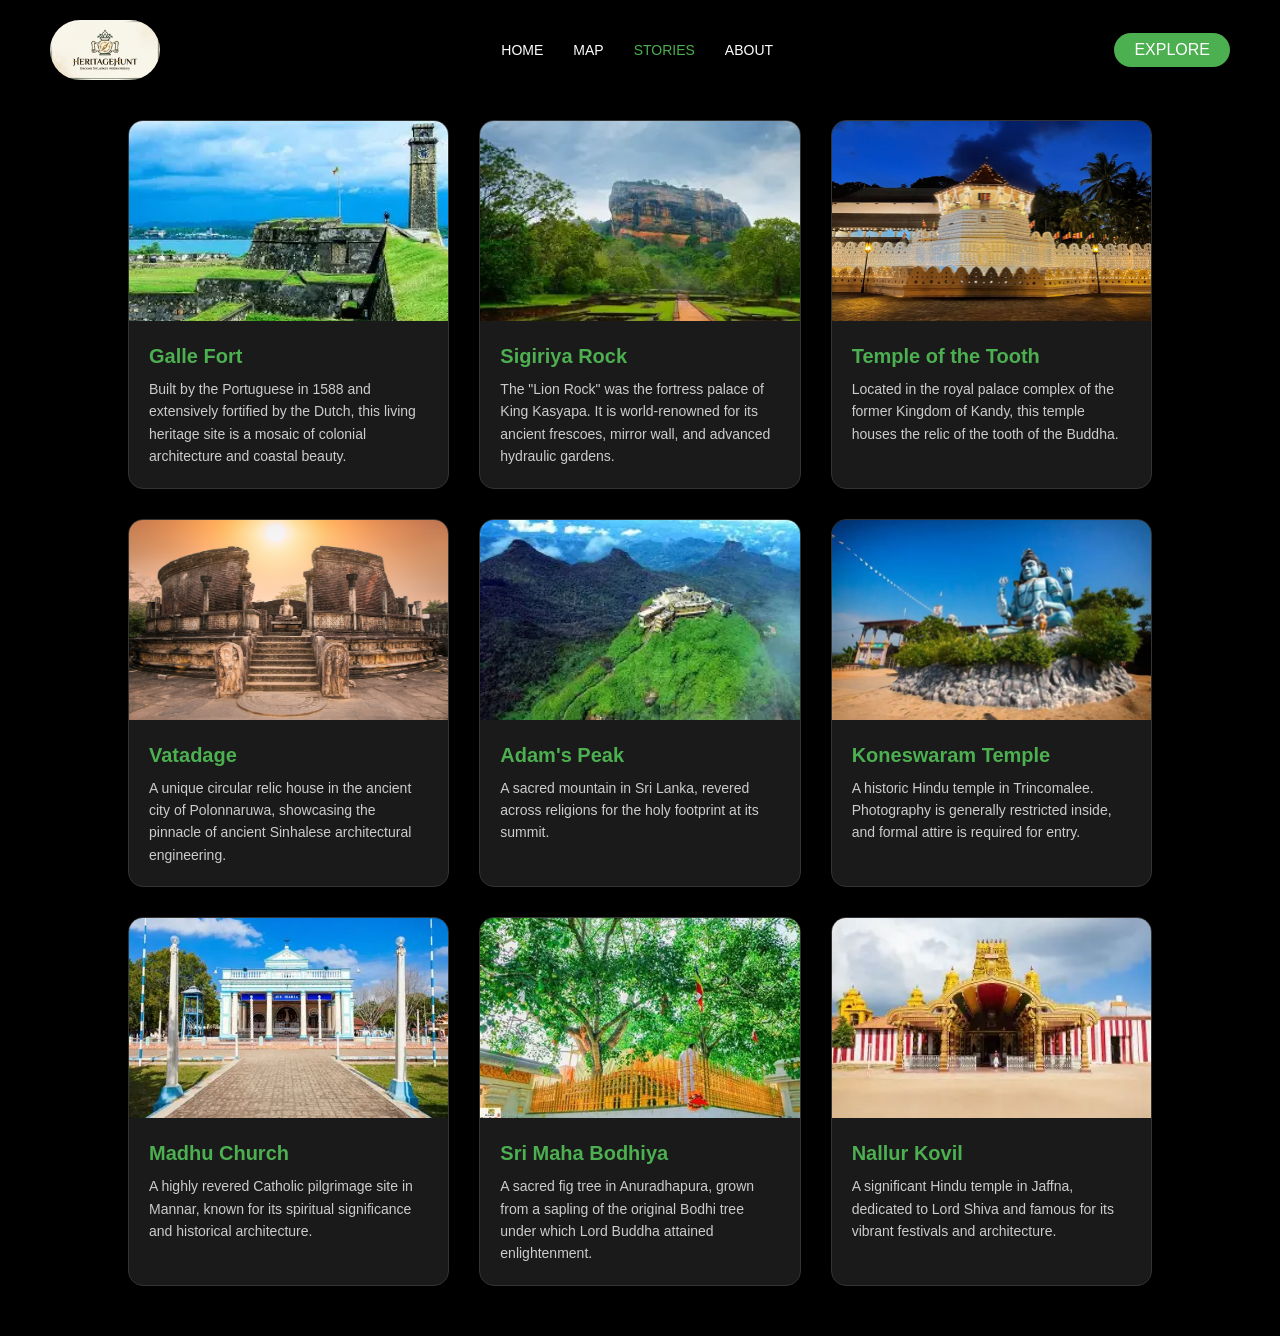
<file: stories.html>
<!DOCTYPE html>
<html lang="en">
<head>
    <meta charset="UTF-8">
    <meta name="viewport" content="width=device-width, initial-scale=1.0">
    <title>HeritageHunt - Stories</title>

    <link rel="stylesheet" href="style.css">
</head>
<body class="stories-page">

    <nav>
        <div class="logo">
            <img src="logo.png" alt="HeritageHunt Logo">
        </div>

        <ul>
            <li><a href="index.html">HOME</a></li>
            <li><a href="explore.html">MAP</a></li>
            <li><a href="stories.html" class="active">STORIES</a></li>
            <li><a href="about.html">ABOUT</a></li>
        </ul>

        <a href="explore.html" class="btn-explore">EXPLORE</a>
    </nav>

   

    <main class="stories-grid">
        
        <article class="story-card">
            <img src="gallefort.webp" alt="Galle Fort">
            <div class="story-content">
                <h2>Galle Fort</h2>
                <p>Built by the Portuguese in 1588 and extensively fortified by the Dutch, this living heritage site is a mosaic of colonial architecture and coastal beauty.</p>
            </div>
        </article>

        <article class="story-card">
            <img src="download.webp" alt="Sigiriya">
            <div class="story-content">
                <h2>Sigiriya Rock</h2>
                <p>The "Lion Rock" was the fortress palace of King Kasyapa. It is world-renowned for its ancient frescoes, mirror wall, and advanced hydraulic gardens.</p>
            </div>
        </article>

        <article class="story-card">
            <img src="temple of tooth.jpg" alt="Temple of the Tooth">
            <div class="story-content">
                <h2>Temple of the Tooth</h2>
                <p>Located in the royal palace complex of the former Kingdom of Kandy, this temple houses the relic of the tooth of the Buddha.</p>
            </div>
        </article>

        <article class="story-card">
            <img src="Watadageya.jpg" alt="Pollonaruwa Vatadage">
            <div class="story-content">
                <h2>Vatadage</h2>
                <p>A unique circular relic house in the ancient city of Polonnaruwa, showcasing the pinnacle of ancient Sinhalese architectural engineering.</p>
            </div>
        </article>

        <article class="story-card">
            <img src="Adm's peak.webp" alt="Adam's Peak">
            <div class="story-content">
                <h2>Adam's Peak</h2>
                <p>A sacred mountain in Sri Lanka, revered across religions for the holy footprint at its summit.</p>
            </div>
        </article>

        <article class="story-card">
            <img src="koneshwaram.webp" alt="Koneswaram Temple">
            <div class="story-content">
                <h2>Koneswaram Temple</h2>
                <p>A historic Hindu temple in Trincomalee. Photography is generally restricted inside, and formal attire is required for entry.</p>
            </div>
        </article>

        <article class="story-card">
            <img src="madhu.webp" alt="Madhu Church">
            <div class="story-content">
                <h2>Madhu Church</h2>
                <p>A highly revered Catholic pilgrimage site in Mannar, known for its spiritual significance and historical architecture.</p>
            </div>
        </article>

        <article class="story-card">
            <img src="srimahabpdhi.webp" alt="Sri Maha Bodhiya">
            <div class="story-content">
                <h2>Sri Maha Bodhiya</h2>
                <p>A sacred fig tree in Anuradhapura, grown from a sapling of the original Bodhi tree under which Lord Buddha attained enlightenment.</p>
            </div>
        </article>

        <article class="story-card">
            <img src="Nallur.webp" alt="Nallur Kovil">
            <div class="story-content">
                <h2>Nallur Kovil</h2>
                <p>A significant Hindu temple in Jaffna, dedicated to Lord Shiva and famous for its vibrant festivals and architecture.</p>
            </div>
        </article>

    </main>

    <script src="script.js"></script>

</body>
</html>
</file>
<file: style.css>
/* ============================================================
   HERITAGE HUNT - MAIN STYLESHEET
   Description: Core styling for Home, Map, Stories, and About pages.
============================================================
*/

/* --- 1. GLOBAL VARIABLES --- */
:root {
    /* Primary Color Palette */
    --primary-green: #0a2e1d;   /* Dark forest green for headers/forms */
    --accent-green: #4caf50;    /* Primary brand green for buttons/links */
    --gold: #f39c12;            /* Accent color for highlights */
    --bg-dark: #000000;         /* Main background color */
    
    /* UI Component Colors */
    --light-green-box: #8fa981; /* Muted green for the About page mission box */
    --form-input-bg: #d1d1d1;   /* Grey background for form fields */
    --card-bg: #1a1a1a;         /* Dark grey for cards and sidebars */
    --text-white: #ffffff;
    --transition: all 0.3s ease;
}

/* --- 2. BASE RESET --- */
* {
    margin: 0;
    padding: 0;
    box-sizing: border-box;
    font-family: 'Poppins', sans-serif;
}

body {
    background: var(--bg-dark);
    color: var(--text-white);
    overflow-x: hidden;
}

/* --- 3. NAVIGATION BAR --- */
nav {
    display: flex;
    justify-content: space-between;
    align-items: center;
    padding: 20px 50px;
    background: rgba(0, 0, 0, 0.7); /* Transparent black overlay */
    position: fixed;
    width: 100%;
    z-index: 1000;
}

.logo {
    display: flex;
    align-items: center;
    justify-content: center;
    height: 100%;
}

.logo img {
    height: 60px;
    width: auto;
    object-fit: contain;
    transition: var(--transition);
    cursor: pointer;
    border-radius: 30px;
}

.logo img:hover {
    transform: scale(1.05);
}

nav ul {
    display: flex;
    list-style: none;
}

nav ul li a {
    color: #fff;
    text-decoration: none;
    margin: 0 15px;
    font-size: 14px;
    transition: var(--transition);
}

nav ul li a.active, 
nav ul li a:hover {
    color: var(--accent-green);
}

/* Navigation Buttons */
.btn-explore {
    background: var(--accent-green);
    padding: 8px 20px;
    border-radius: 20px;
    color: #fff;
    text-decoration: none;
    transition: var(--transition);
}

/* --- 4. HOME PAGE SLIDESHOW --- */
.slideshow-container {
    position: fixed;
    width: 100%;
    height: 100%;
    z-index: -1;
}

.slide {
    position: absolute;
    width: 100%;
    height: 100%;
    background-size: cover;
    background-position: center;
    opacity: 0;
    transition: opacity 1s ease-in-out; /* Smooth fade transition */
}

.slide.active {
    opacity: 1;
}

/* Home Hero Content */
.hero-content {
    height: 100vh;
    display: flex;
    flex-direction: column;
    justify-content: center;
    align-items: flex-start;
    padding-left: 10%;
}

.hero-content h1 {
    font-size: 60px;
    line-height: 1.2;
    margin-bottom: 30px;
}

.btn-main {
    background: var(--accent-green);
    color: white;
    padding: 15px 30px;
    text-decoration: none;
    border-radius: 30px;
    font-weight: bold;
    transition: var(--transition);
}

/* --- 5. MAP EXPLORE PAGE --- */
.explore-container {
    display: flex;
    height: 100vh;
    padding-top: 80px;
}

.sidebar {
    width: 350px;
    background: var(--card-bg);
    padding: 20px;
    display: flex;
    flex-direction: column;
}

#searchInput {
    background: #333;
    border: none;
    padding: 10px;
    color: white;
    border-radius: 5px;
    margin: 15px 0;
}

.scrollable-list {
    overflow-y: auto;
    flex-grow: 1;
}

/* Sidebar Location Cards */
.site-card {
    background: #222;
    margin-bottom: 10px;
    border-radius: 10px;
    overflow: hidden;
    cursor: pointer;
    border: 1px solid #333;
    transition: var(--transition);
}

.site-card img {
    width: 100%;
    height: 120px;
    object-fit: cover;
}

.site-card-info {
    padding: 10px;
}

#map {
    flex-grow: 1;
}

/* --- 6. ABOUT PAGE & FORMS --- */
body.about-page {
    font-family: 'Georgia', serif;
}

.about-main-container {
    display: flex;
    justify-content: center;
    align-items: stretch;
    padding: 120px 5% 60px;
    min-height: 80vh;
}

/* Mission Box Styling */
.mission-section {
    flex: 1;
    background-color: var(--light-green-box);
    color: #1a1a1a;
    padding: 60px 40px;
    border-radius: 20px 0 0 20px; /* Rounded corners on left side only */
}

.mission-box h2 {
    font-size: 32px;
    margin-bottom: 30px;
    text-align: center;
    letter-spacing: 2px;
    font-family: 'Times New Roman', Times, serif;
}

.mission-box p {
    line-height: 1.6;
    margin-bottom: 20px;
    font-size: 16px;
}

/* Suggestion Form Section */
.form-section {
    flex: 1.2;
    background-color: var(--primary-green);
    padding: 60px 40px;
    border-radius: 0 20px 20px 0; /* Rounded corners on right side only */
}

.form-box h3 {
    font-size: 24px;
    margin-bottom: 25px;
    text-align: center;
}

form input, 
form textarea {
    width: 100%;
    padding: 15px;
    margin-bottom: 15px;
    border: none;
    border-radius: 5px;
    background-color: var(--form-input-bg);
    color: #333;
}

.btn-submit {
    display: block;
    width: 60%;
    margin: 20px auto 0;
    padding: 12px;
    background-color: #599b74;
    color: white;
    border: none;
    border-radius: 25px;
    cursor: pointer;
    font-weight: bold;
    transition: var(--transition);
}

.btn-submit:hover {
    background-color: #4a8462;
}

/* --- 7. STORIES GRID --- */
.stories-grid {
    display: grid;
    grid-template-columns: repeat(auto-fit, minmax(300px, 1fr));
    gap: 30px;
    padding: 120px 10% 50px;
}

.story-card {
    background: var(--card-bg);
    border-radius: 15px;
    overflow: hidden;
    transition: var(--transition);
    border: 1px solid #333;
}

.story-card:hover {
    transform: translateY(-10px);
}

.story-card img {
    width: 100%;
    height: 200px;
    object-fit: cover;
}

.story-content {
    padding: 20px;
}

.story-content h2 {
    color: var(--accent-green);
    margin-bottom: 10px;
    font-size: 20px;
}

.story-content p {
    font-size: 14px;
    line-height: 1.6;
    color: #ccc;
}

/* --- 8. FOOTER & SOCIALS --- */
footer {
    text-align: center;
    padding: 40px 0;
    background: linear-gradient(to bottom, var(--primary-green), #000);
}

.footer-content h4 {
    letter-spacing: 3px;
    margin-bottom: 10px;
}

.social-links {
    display: flex;
    justify-content: center;
    gap: 25px;
    margin-top: 20px;
}

.social-link {
    display: flex;
    align-items: center;
    justify-content: center;
    width: 45px;
    height: 45px;
    border-radius: 50%;
    background: rgba(255, 255, 255, 0.1);
    color: white;
    text-decoration: none;
    transition: var(--transition);
    border: 1px solid rgba(255, 255, 255, 0.1);
}

.social-link:hover {
    background: var(--accent-green);
    transform: translateY(-5px);
    border-color: var(--gold);
}
</file>
